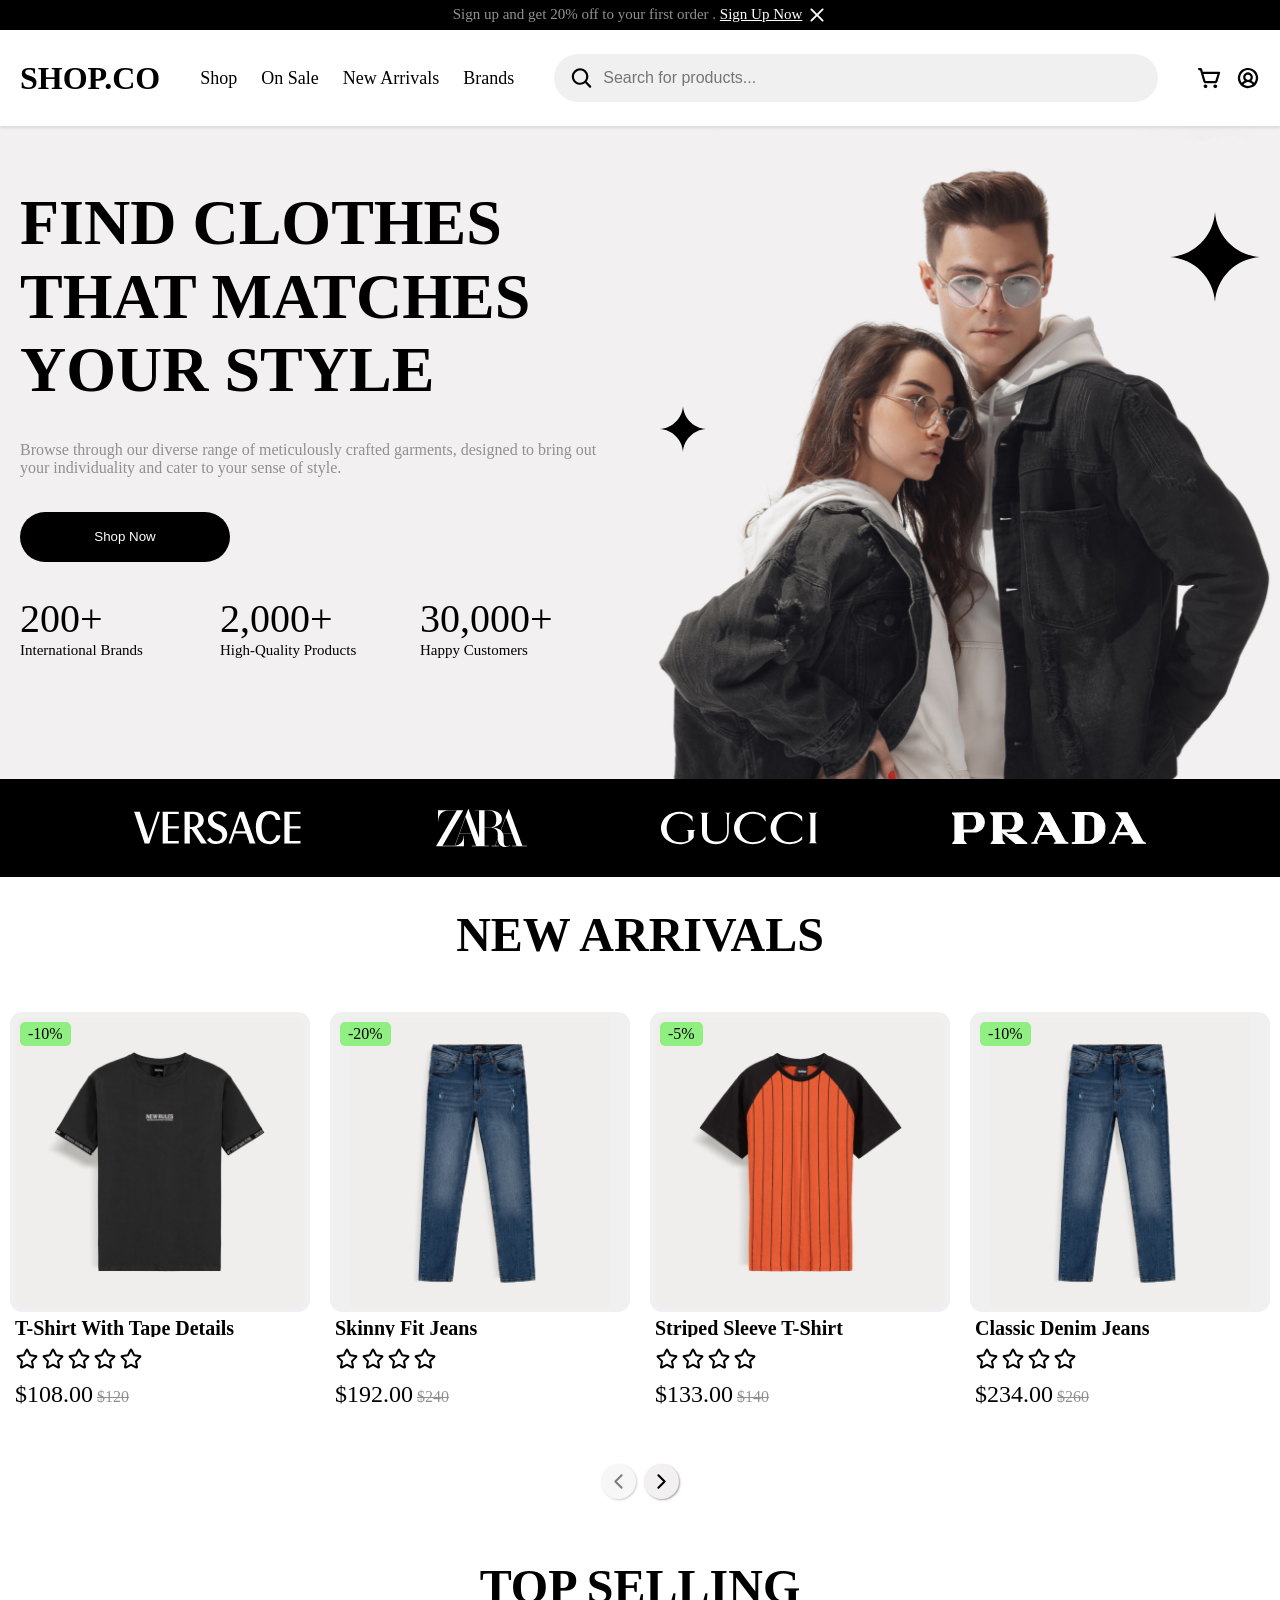
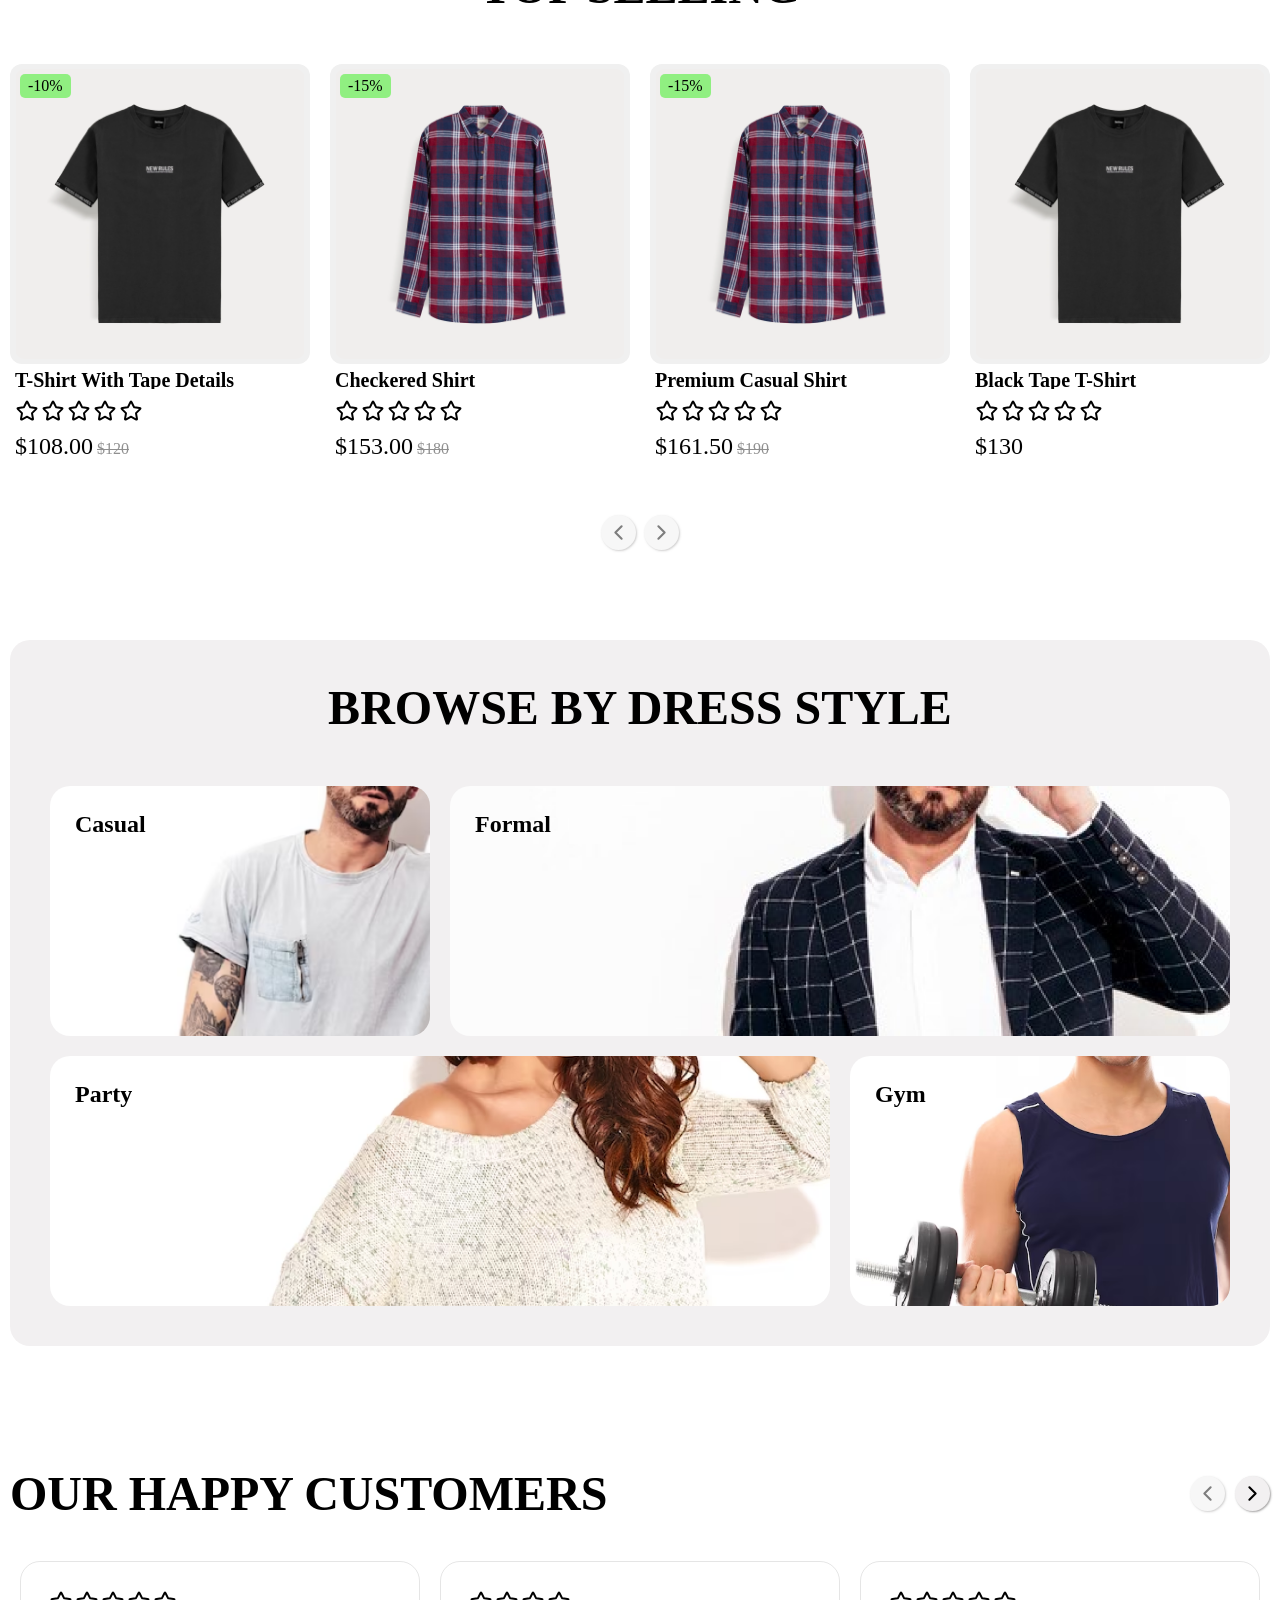
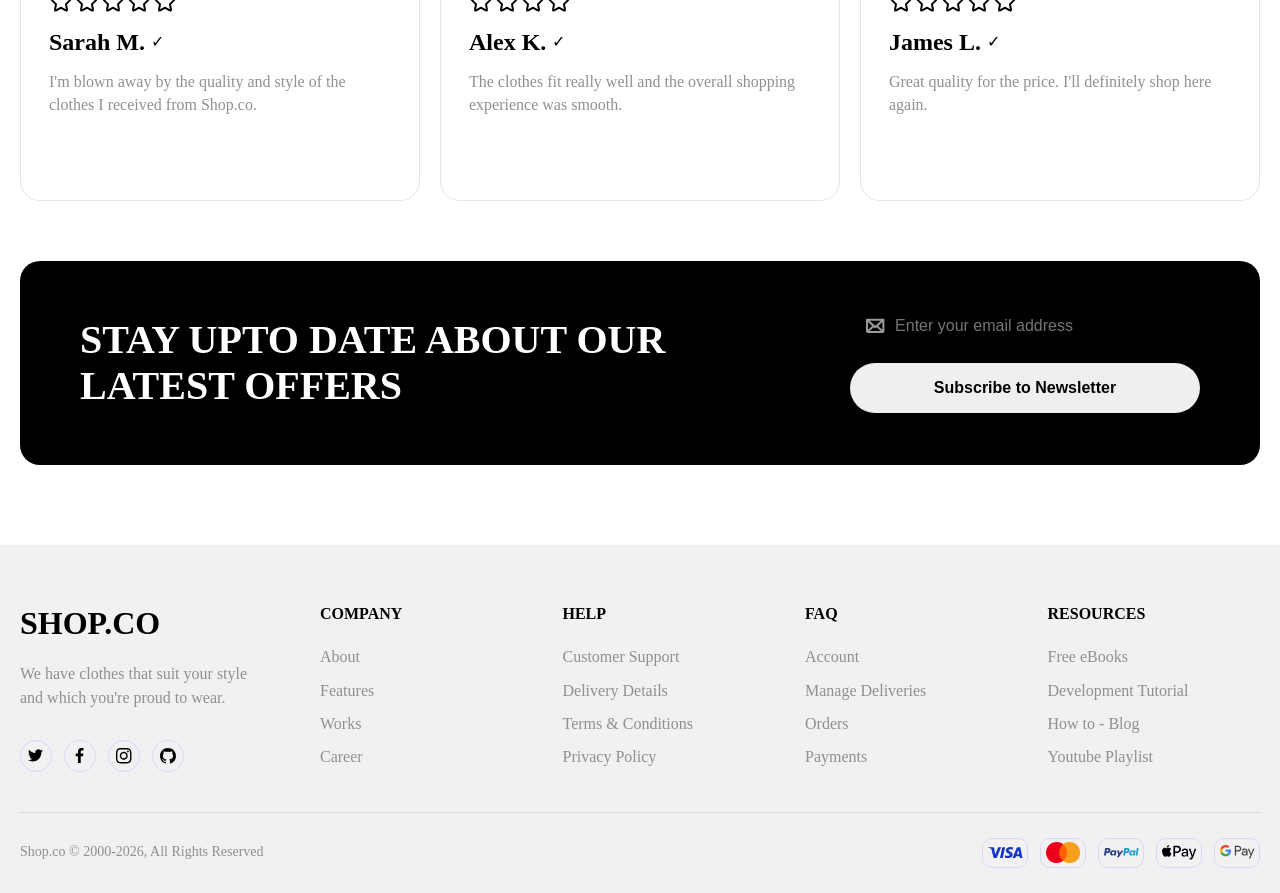
<file: index.html>
<!DOCTYPE html>
<html lang="en">

<head>
    <meta charset="UTF-8">
    <meta name="viewport" content="width=device-width, initial-scale=1.0">
    <link rel="stylesheet" href="./assets/css/variable.css">
    <link rel="stylesheet" href="./assets/css/style.css">
    <title>shop.co</title>
</head>

<body>
    <header>
        <section class="alertBar">
            <span> Sign up and get 20% off to your first order . <a href="#">Sign Up Now</a></span>
            <button type="button" class="cross-icon-cover">
                <span class="icon" data-icon="Cross" data-icon-path="icons"></span>
            </button>
        </section>
        <section class="header">
            <label for="nav-control" class="nav-control-label">
                <div></div>
                <div></div>
                <div></div>
            </label>
            <div class="logo">SHOP.CO</div>
            <input type="checkbox" id="nav-control" class="nav-control-checkbox">

            <nav id="navigation-links">
                <a href="./pages/Shop.html">Shop</a>
                <a href="#">On Sale</a>
                <a href="#">New Arrivals</a>
                <a href="#">Brands</a>
            </nav>

            <div class="head-tool">
                <div class="search-console">
                    <button type="button" class="icon-search">
                        <span class="icon" data-icon="search" data-icon-path="icons"></span>
                    </button>
                    <input type="search" id="head-search" placeholder="Search for products...">
                </div>
                <div class="cart-and-prof-cover">
                    <button type="button" class="head-cart">
                        <span class="icon" data-icon="cart" data-icon-path="icons"></span>
                    </button>
                    <button type="button" class="head-prof">
                        <span class="icon" data-icon="prof" data-icon-path="icons"></span>
                    </button>
                </div>
            </div>

        </section>
    </header>
    <!-- main -->
    <main>
        <section class="hero">
            <div class="max-width-cover">
                <div class="info">
                    <div class="hero-bold-text">FIND CLOTHES THAT MATCHES YOUR STYLE</div>
                    <div class="hero-description">
                        <p>Browse through our diverse range of meticulously crafted garments, designed to bring out your
                            individuality and cater to your sense of style.</p>
                    </div>
                    <div>
                        <button class="hero-btn-shop-now">Shop Now</button>
                    </div>
                    <div class="key-features-cover">
                        <div><span>200+</span><small>International Brands</small></div>
                        <div><span>2,000+</span><small>High-Quality Products</small></div>
                        <div><span>30,000+</span><small>Happy Customers</small></div>
                    </div>
                </div>
                <div class="hero-image">
                    <span class="icon obj-star-1" data-icon="star" data-icon-path="vector"></span>
                    <span class="icon obj-star-2" data-icon="star" data-icon-path="vector"></span>
                    <img src="./assets/imgs/layout/heroimage.png" alt="Model image for the outfit set">
                </div>
            </div>
        </section>
        <section class="companies">
            <span class="icon  obj-versace" data-icon="versace" data-icon-path="vector"></span>
            <span class="icon obj-zara" data-icon="zara" data-icon-path="vector"></span>
            <span class="icon  obj-gucci" data-icon="gucci" data-icon-path="vector"></span>
            <span class="icon  obj-prada" data-icon="prada" data-icon-path="vector"></span>
        </section>
        <!-- NEW ARRIVALS -->
        <section class="product-section new-arrivals" id="new-arrivals">
            <div class="product-section-container">

                <h2 class="product-section-title">NEW ARRIVALS</h2>

                <div class="slider-wrapper">
                    <div class="slider-viewport">
                        <ul class="slider-track" data-product-list="new-arrivals">
                        </ul>
                    </div>
                </div>

                <div class="slider-btn-container">
                    <button type="button" class="slider-arrow slider-arrow-prev" aria-label="previous products">
                        <span class="icon" data-icon="arrowL" data-icon-path="icons"></span>
                    </button>
                    <button type="button" class="slider-arrow slider-arrow-next" aria-label="next products">
                        <span class="icon" data-icon="arrowR" data-icon-path="icons"></span>
                    </button>
                </div>

            </div>
        </section>

        <!--top selling  -->
        <section class="product-section top-selling" id="top-selling">
            <div class="product-section-container">

                <h2 class="product-section-title">TOP SELLING</h2>

                <div class="slider-wrapper">
                    <div class="slider-viewport">
                        <ul class="slider-track" data-product-list="top-selling">
                        </ul>
                    </div>
                </div>

                <div class="slider-btn-container">
                    <button type="button" class="slider-arrow slider-arrow-prev" aria-label="previous products">
                        <span class="icon" data-icon="arrowL" data-icon-path="icons"></span>
                    </button>
                    <button type="button" class="slider-arrow slider-arrow-next" aria-label="next products">
                        <span class="icon" data-icon="arrowR" data-icon-path="icons"></span>
                    </button>
                </div>
            </div>
        </section>

        <!-- BROWSE BY dress STYLE -->
        <section class="dress-style-section" id="style-section">
            <div class="dress-style-container">
                <h2 class="dress-style-title"> BROWSE BY DRESS STYLE</h2>
                <div class="dress-style-grid">
                    <a class="dress-style-card dress-style-card--casual" href="#">
                        <h3>Casual</h3>
                    </a>

                    <a class="dress-style-card dress-style-card--formal" href="#">
                        <h3>Formal</h3>
                    </a>

                    <a class="dress-style-card dress-style-card--party" href="#">
                        <h3>Party</h3>
                    </a>

                    <a class="dress-style-card dress-style-card--gym" href="#">
                        <h3>Gym</h3>
                    </a>

                </div>
            </div>
        </section>

        <!-- Customer Reviews -->
        <section class="reviews-section" id="reviews">
            <div class="reviews-container">

                <div class="reviews-header">
                    <h2 class="reviews-title">OUR HAPPY CUSTOMERS</h2>

                    <div class="reviews-controls">
                        <button type="button" class="slider-arrow reviews-arrow reviews-arrow-prev"
                            aria-label="Previous reviews">
                            <span class="icon" data-icon="arrowL" data-icon-path="icons"></span>
                        </button>

                        <button type="button" class="slider-arrow reviews-arrow reviews-arrow-next"
                            aria-label="Next reviews">
                            <span class="icon" data-icon="arrowR" data-icon-path="icons"></span>
                        </button>
                    </div>
                </div>

                <div class="reviews-viewport">
                    <ul class="reviews-track" data-review-list></ul>
                </div>

            </div>
        </section>

        <!-- Newsletter -->
        <section class="newsletter-section">
            <div class="newsletter-container">

                <h2 class="newsletter-title">
                    STAY UPTO DATE ABOUT OUR LATEST OFFERS
                </h2>

                <form class="newsletter-form" novalidate>

                    <div class="newsletter-input-wrapper">
                        <span class="icon" data-icon="email" data-icon-path="icons"></span>
                        <input type="email" placeholder="Enter your email address" required>
                    </div>

                    <button type="submit" class="newsletter-button">
                        Subscribe to Newsletter
                    </button>

                    <p class="newsletter-message"></p>
                </form>
            </div>
        </section>
    </main>
    <footer class="footer">

        <div class="footer-container">

            <div class="footer-brand">
                <div class="footer-logo">
                    SHOP.CO
                </div>

                <p>
                    We have clothes that suit your style and which you're proud to wear.
                </p>

                <div class="footer-socials">
                    <a href="#">
                        <span class="icon" data-icon="twitter" data-icon-path="icons"></span>
                    </a>

                    <a href="#">
                        <span class="icon" data-icon="facebook" data-icon-path="icons"></span>
                    </a>

                    <a href="#">
                        <span class="icon" data-icon="instagram" data-icon-path="icons"></span>
                    </a>
                    <a href="#">
                        <span class="icon" data-icon="github" data-icon-path="icons"></span>
                    </a>
                </div>
            </div>


            <div class="footer-links">

                <div class="footer-column">
                    <h3>COMPANY</h3>

                    <a href="#">About</a>
                    <a href="#">Features</a>
                    <a href="#">Works</a>
                    <a href="#">Career</a>
                </div>


                <div class="footer-column">
                    <h3>HELP</h3>

                    <a href="#">Customer Support</a>
                    <a href="#">Delivery Details</a>
                    <a href="#">Terms & Conditions</a>
                    <a href="#">Privacy Policy</a>
                </div>


                <div class="footer-column">
                    <h3>FAQ</h3>

                    <a href="#">Account</a>
                    <a href="#">Manage Deliveries</a>
                    <a href="#">Orders</a>
                    <a href="#">Payments</a>
                </div>


                <div class="footer-column">
                    <h3>RESOURCES</h3>

                    <a href="#">Free eBooks</a>
                    <a href="#">Development Tutorial</a>
                    <a href="#">How to - Blog</a>
                    <a href="#">Youtube Playlist</a>
                </div>

            </div>

        </div>


        <div class="footer-bottom">

            <p>
                Shop.co &copy; 2000-2026, All Rights Reserved
            </p>

            <div class="payment-methods">
                <a href="#">
                    <span class="icon" data-icon="visa" data-icon-path="icons"></span>
                </a>
                <a href="#">
                    <span class="icon" data-icon="mastercard" data-icon-path="icons"></span>
                </a>
                <a href="#">
                    <span class="icon" data-icon="paypal" data-icon-path="icons"></span>
                </a>
                <a href="#">
                    <span class="icon" data-icon="iphonpay" data-icon-path="icons"></span>
                </a>
                <a href="#">
                    <span class="icon" data-icon="gpay" data-icon-path="icons"></span>
                </a>
            </div>

        </div>

    </footer>

    <script type="module" src="./assets/js/app.js"></script>
</body>

</html>
</file>
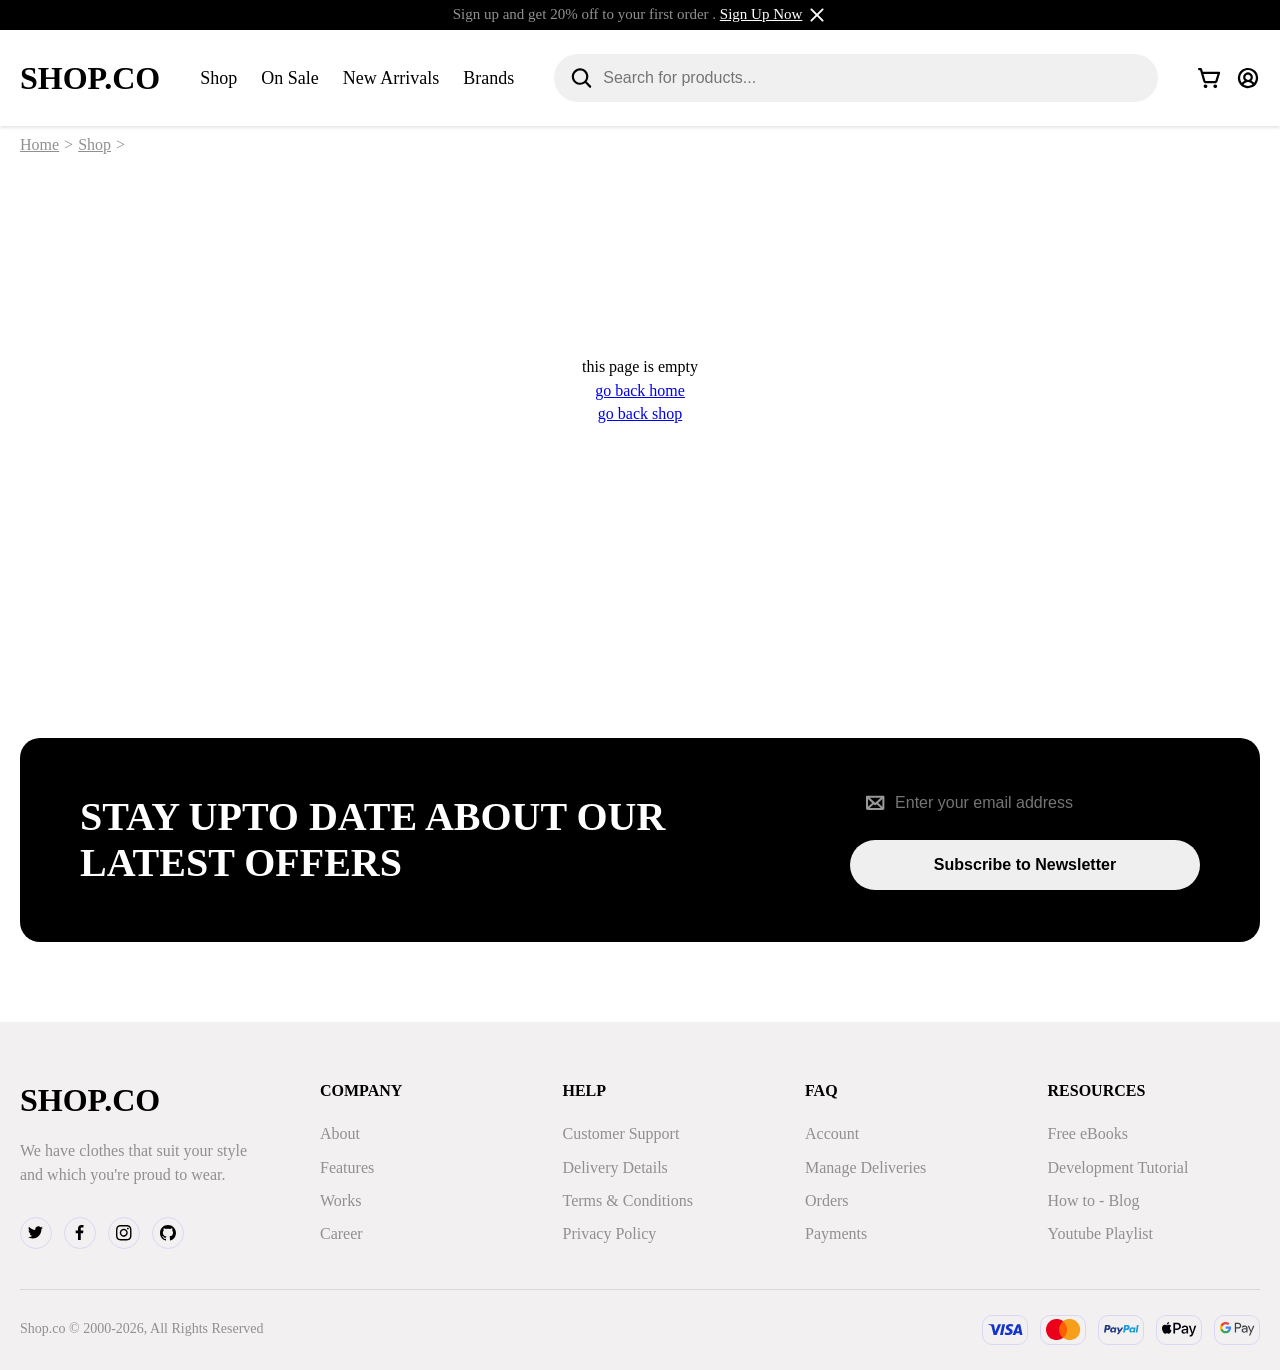
<file: pages/product.html>
<!DOCTYPE html>
<html lang="en">
<head>
    <meta charset="UTF-8">
    <meta name="viewport" content="width=device-width, initial-scale=1.0">
    <link rel="stylesheet" href="../assets/css/variable.css">
    <link rel="stylesheet" href="../assets/css/style.css">
    <link rel="stylesheet" href="../assets/css/product.css">
    <title>Product - SHOP.CO</title>
</head>
<body>
    <header></header>

    <main>
        <nav class="breadcrumb">
            <a href="../index.html">Home</a>
            <span class="breadcrumb-arrow">></span>
            <a href="Shop.html">Shop</a>
            <span class="breadcrumb-arrow">></span>
            <span class="breadcrumb-current" id="product-breadcrumb"></span>
        </nav>

        <div class="product-detail" id="product-detail">
            <!-- محتوای محصول با JS اینجا رندر میشه -->
        </div>

        <section class="reviews-section">
            <!-- ریویوها -->
        </section>
    </main>

    <section class="newsletter-section"></section>
    <footer class="footer"></footer>

    <script type="module" src="../assets/js/pages/product.js"></script>
</body>
</html>
</file>
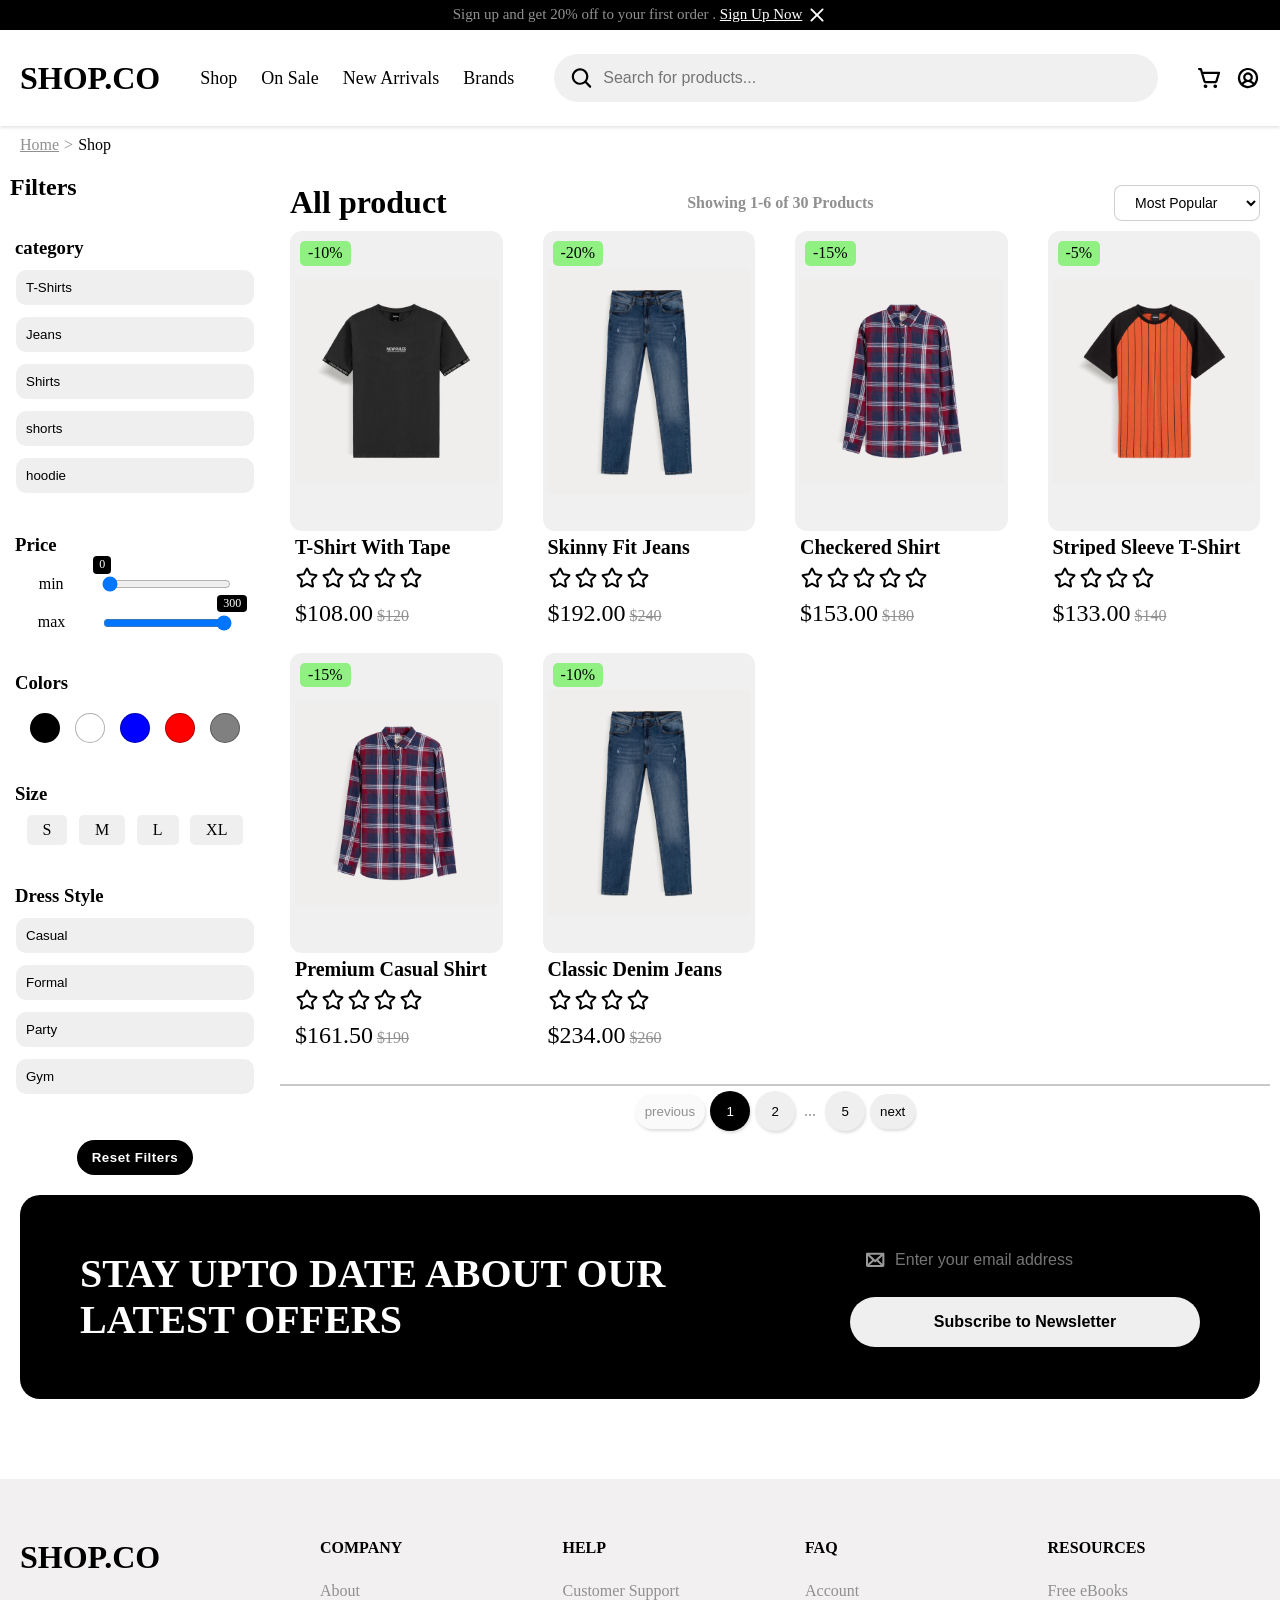
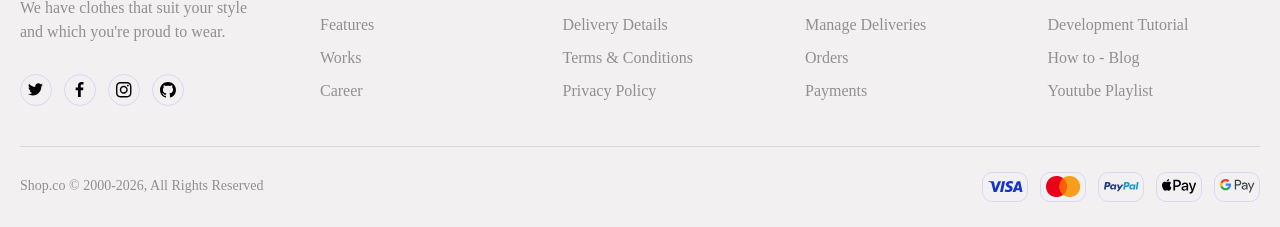
<file: pages/Shop.html>
<!DOCTYPE html>
<html lang="en">

<head>
    <meta charset="UTF-8">
    <meta name="viewport" content="width=device-width, initial-scale=1.0">
    <link rel="stylesheet" href="../assets/css/variable.css">
    <link rel="stylesheet" href="../assets/css/style.css">
    <link rel="stylesheet" href="../assets/css/shop.css">
    <title>shop - SHOP.CO</title>
</head>

<body>
    <header></header>
    <main>
        <nav class="breadcrumb">
            <a href="../index.html">Home</a>
            <span class="breadcrumb-arrow"> > </span>
            <span class="breadcrumb-current"> Shop</span>
        </nav>

        <div class="shop-layout">
            <div class="mobile-filter-btn-cover">
                <button id="mobile-filter-btn" class="mobile-filter-btn" type="button">
                    Filters
                </button>
            </div>
            <div class="filter-overlay"></div>
            <aside class="filters-sidebar">
                <div class="filter-close-btn-cover">

                    <button class="filter-close-btn" type="button"> X </button>
                </div>
                <h2>Filters</h2>
                <!-- category -->
                <div class="filter-group">
                    <h3>category</h3>
                    <ul class="filter-list" id="category-filter">
                        <li><button type="button" data-category="t-shirts">T-Shirts</button></li>
                        <li><button type="button" data-category="jeans">Jeans</button></li>
                        <li><button type="button" data-category="shirts">Shirts</button></li>
                        <li><button type="button" data-category="shorts">shorts</button></li>
                        <li><button type="button" data-category="hoodies">hoodie</button></li>
                    </ul>
                </div>
                <!-- price -->
                <div class="filter-group">
                    <h3>Price</h3>
                    <div class="price-filter">

                        <div class="price-range-row">
                            <div class="range-wrapper">
                                <span class="price-label">min </span>
                                <div class="range-cover">
                                    <input type="range" id="min-price" min="0" max="300" value="0">
                                    <span class="price-tooltip" id="min-price-tooltip">0</span>
                                </div>

                            </div>
                        </div>

                        <div class="price-range-row">
                            <div class="range-wrapper">
                                <span class="price-label">max </span>
                                <div class="range-cover">
                                    <input type="range" id="max-price" min="0" max="300" value="300">
                                    <span class="price-tooltip" id="max-price-tooltip">300</span>
                                </div>
                            </div>
                        </div>

                    </div>
                </div>
                <!-- colors -->
                <div class="filter-group">
                    <h3>Colors</h3>
                    <div class="color-filter-list" id="color-filter">
                        <label class="color-swatch">
                            <input type="checkbox" value="black" hidden>
                            <span style="background-color: black;"></span>
                        </label>
                        <label class="color-swatch">
                            <input type="checkbox" value="white" hidden>
                            <span style="background-color: white;"></span>
                        </label>
                        <label class="color-swatch">
                            <input type="checkbox" value="blue" hidden>
                            <span style="background-color: blue;"></span>
                        </label>
                        <label class="color-swatch">
                            <input type="checkbox" value="red" hidden>
                            <span style="background-color: red;"></span>
                        </label>
                        <label class="color-swatch">
                            <input type="checkbox" value="gray" hidden>
                            <span style="background-color: gray;"></span>
                        </label>
                    </div>
                </div>
                <!-- size -->
                <div class="filter-group">
                    <h3>Size</h3>
                    <div class="size-filter-list" id="size-filter">
                        <label class="size-swatch"><input type="checkbox" value="S" hidden><span>S</span></label>
                        <label class="size-swatch"><input type="checkbox" value="M" hidden><span>M</span></label>
                        <label class="size-swatch"><input type="checkbox" value="L" hidden><span>L</span></label>
                        <label class="size-swatch"><input type="checkbox" value="XL" hidden><span>XL</span></label>
                    </div>
                </div>
                <!-- styles -->
                <div class="filter-group">
                    <h3>Dress Style</h3>
                    <ul class="filter-list" id="style-filter">
                        <li><button type="button" data-style="casual">Casual</button></li>
                        <li><button type="button" data-style="formal">Formal</button></li>
                        <li><button type="button" data-style="party">Party</button></li>
                        <li><button type="button" data-style="gym">Gym</button></li>
                    </ul>
                </div>
                <!-- reset button -->
                <div class="control-filters-cover">

                    <button type="button" id="reset-filters-btn">Reset Filters</button>
                </div>
            </aside>
            <!-- products -->
            <div class="product-area">
                <div class="products-area-header">
                    <!-- title / x-y of total Items / sort / -->
                    <h1 class="product-title">All product</h1>
                    <div class="product-count-cover">
                        <span id="product-count"></span>
                    </div>
                    <div class="select-sort-products-cover">
                        <select name="" id="" class="sort-select">
                            <option value="popular">Most Popular</option>
                            <option value="low-price">Lowest Price</option>
                            <option value="high-price">Highest Price</option>
                            <option value="high-rating">Highest Rating</option>
                        </select>
                    </div>
                </div>
                <div class="products-grid" id="products-grid"></div>
                <div class="pagination" id="pagination"></div>
            </div>
        </div>
        <!--newsletter  -->
        <section class="newsletter-section"></section>
    </main>
    <footer class="footer"></footer>

    <script type="module" src="../assets/js/pages/shop.js"></script>
</body>

</html>
</file>
<file: assets/css/variable.css>
:root {
  /* background colors */
  --bg-primary: #ffffff;
  --bg-secondary: #f2f0f1;
  --bg-cards-h: #f0eeed;
  --bg-cards-l: #f0f0f0;
  --bg-cards-lighter:  #00000010;
  --bg-black: #000000;

  --overlay-color: #00000080; 

  --shado-black:#0000001a;
  --shado-gray-liter: rgb(222, 222, 222);;

  --bor-blk-liter: #00000036;
  /* text colors */
  --txt-primary: #000;
  --txt-secondary: #909090;
  --txt-white: #ffffff;

  /* accent */
  --green-phosphory:#33f11680;
  --validation-color:#33f11680;

  /* layout */
  --header-height: 126px;
  --header-height-mobile: 100px;
}
</file>
<file: assets/css/style.css>
* {
  padding: 0;
  margin: 0;
  box-sizing: border-box;
}
@view-transition {
  navigation: auto;
}
.logo {
  font-size: x-large;
  & a {
    text-decoration: none;
    color: var(--txt-primary);
    &:hover {
      color: var(--txt-secondary);
    }
  }
}

button {
  cursor: pointer;
}

body {
  overflow-x: hidden;
  display: flex;
  flex-direction: column;
  align-items: center;
  font-family: Cambria, Cochin, Georgia, Times, "Times New Roman", serif;
  line-height: 1.15;
}

ul {
  list-style: none;
}
.icon svg {
  width: 100%;
  height: 100%;
  display: block;
}
header {
  width: 100%;
  display: flex;
  flex-direction: column;
  align-items: center;
  position: fixed;
  top: 0px;
  left: 0;
  right: 0;
  z-index: 2;
  background-color: var(--bg-primary);
  box-shadow: 0px 2px 3px var(--shado-black);
}
.alertBar {
  width: 100%;
  height: 30px;
  background-color: var(--bg-black);
  display: flex;
  align-items: center;
  justify-content: center;
  gap: 5px;
  color: var(--txt-secondary);
  font-size: clamp(12px, 2vw, 15px);

  & a {
    color: var(--txt-white);
  }

  & button {
    width: 20px;
    height: 20px;
    background-color: transparent;
    border: none;
    & object {
      pointer-events: none;
    }
  }
}
/*
---------------------------------------------------------------------------- Header
 */
.header {
  width: 100%;
  height: 96px;
  padding-inline: 20px;
  position: relative;
  display: flex;
  justify-content: space-between;
  align-items: center;
  max-width: 1320px;
  flex-wrap: wrap;
}
.logo {
  font-size: clamp(25px, 4vw, 32px);
  font-weight: 700;
  font-family: Cambria, Cochin, Georgia, Times, "Times New Roman", serif;
}
#navigation-links {
  display: flex;
  align-items: center;
  gap: 24px;
  font-size: clamp(10px, 4vw, 18px);
  font-weight: lighter;
  margin-inline: 40px;

  & a {
    text-decoration: none;
    color: var(--txt-primary);
  }
}

.nav-control-checkbox {
  display: none;
}
.nav-control-label {
  display: none;
}
.nav-control-label div {
  transition: 0.3s ease;
}

@media (max-width: 768px) {
  .header {
    height: 70px;
  }
  .logo {
    flex: 1 1 0%;
    padding-inline-start: 20px;
  }
  #navigation-links {
    position: absolute;
    z-index: 1000;
    top: 70px;
    inset-inline-start: 0;
    height: calc(100dvh - 70px);
    flex-direction: column;
    margin-inline: 0;
    width: 60%;
    background-color: var(--bg-cards-l);
    padding: 10px;
    border: 1px solid #0000001a;
    transform: translateX(-100%);
    display: none;

    transition: transform 0.5s ease-in-out;

    & a {
      padding: 15px;
      width: 100%;
      border-radius: 10px;
      border: 1px solid #0000001a;
      &:hover {
        cursor: pointer;
        background-color: #0000001a;
      }
    }
  }
  .nav-control-label {
    width: 20px;
    height: 12px;
    cursor: pointer;
    position: relative;
    display: block;

    & div {
      width: 100%;
      height: 3px;
      background-color: black;
      position: absolute;
      transform: translateY(-50%);
      border-radius: 5px;
      &:nth-child(1) {
        top: 0;
      }
      &:nth-child(2) {
        top: 50%;
      }
      &:nth-child(3) {
        top: 100%;
      }
    }
  }

  .nav-control-checkbox:checked ~ #navigation-links {
    transform: translateX(0);
    display: flex;
  }

  .nav-control-checkbox:checked ~ .nav-control-label {
    & div:nth-child(1) {
      top: 50%;
      transform: translateY(-50%) rotate(45deg);
    }
    & div:nth-child(2) {
      opacity: 0;
    }
    & div:nth-child(3) {
      top: 50%;
      transform: translateY(-50%) rotate(-45deg);
    }
  }
}
.head-tool {
  flex: 1 1 0%;
  display: flex;
  align-items: center;
  justify-content: space-between;
}
@media (max-width: 768px) {
  .head-tool {
    flex: none;
    gap: 20px;
  }
}
.search-console {
  padding: 12px;
  padding-inline: 16px;
  border-radius: 50px;
  background-color: var(--bg-cards-l);
  display: flex;
  align-items: center;
  flex: 1 1 0%;

  & input {
    border: none;
    background-color: transparent;
    padding-inline-start: 10px;
    outline: none;
    width: 100%;
    height: 100%;
    font-size: clamp(10px, 4vw, 16px);
  }
}
@media (max-width: 768px) {
  .search-console {
    background-color: transparent;
    flex: none;
    padding: 0px;
  }
  .search-console input {
    display: none;
  }
}
.icon-search {
  width: 24px;
  height: 24px;
  background-color: transparent;
  border: none;
  & object {
    pointer-events: none;
    opacity: 0.4;
  }
}
@media (max-width: 768px) {
  .icon-search object {
    opacity: 1;
  }
}
.cart-and-prof-cover {
  display: flex;
  align-items: center;
  justify-content: center;
  gap: 14px;
  margin-inline-start: 40px;
}

@media (max-width: 768px) {
  .cart-and-prof-cover {
    margin-inline-start: 0;
  }
}

.head-cart,
.head-prof {
  width: 24px;
  height: 24px;
  background-color: transparent;
  border: none;
  & object {
    pointer-events: none;
  }
}
/*
---------------------------------------------------------------------------- breadcrumb
 */
.breadcrumb {
  padding: 10px 20px;
  width: 100%;
  max-width: 1320px;
  display: flex;
  align-items: center;
  color: var(--txt-secondary);

  & a {
    color: var(--txt-secondary);
    text-decoration: underline;
  }
}
.breadcrumb-current {
  color: var(--txt-primary);
}
.breadcrumb-arrow {
  margin-inline: 5px;
}
/*
---------------------------------------------------------------------------- main
 */

main {
  width: 100%;
  display: flex;
  flex-direction: column;
  align-items: center;
  margin-top: var(--header-height);
}
@media (max-width: 768px) {
  main {
    margin-top: var(--header-height-mobile);
  }
}
.hero {
  width: 100%;
  display: flex;
  justify-content: center;
  overflow: hidden;
  background-color: var(--bg-secondary);
}
.max-width-cover {
  display: grid;
  grid-template-columns: 1fr 1fr;
  grid-template-areas: "info heroImage";
  width: 100%;
  max-width: 1320px;
  height: 100%;
}
@media (max-width: 768px) {
  .max-width-cover {
    grid-template-columns: 1fr;
    grid-template-areas: "heroImage" "info";
  }
}
.info {
  grid-area: info;
  padding-top: 60px;
  padding-bottom: 120px;
  display: flex;
  flex-direction: column;
  justify-content: space-between;
  padding-inline: 20px;
  & div {
    width: 100%;
  }
}
.hero-bold-text {
  font-size: clamp(20px, 5vw, 64px);
  font-weight: bold;
}
.hero-description {
  font-size: clamp(10px, 4vw, 16px);
  color: var(--txt-secondary);
}

.hero-btn-shop-now {
  width: 210px;
  height: 50px;
  border-radius: 60px;
  color: var(--txt-white);
  background-color: var(--bg-black);
  border: none;
}

.key-features-cover {
  display: flex;
  align-items: center;
  justify-content: space-evenly;

  & div {
    display: flex;
    flex-direction: column;
    font-size: clamp(15px, 5vw, 40px);

    & small {
      font-size: clamp(12px, 4vw, 15px);
    }
  }
}
.hero-image {
  grid-area: heroImage;
  position: relative;

  & img {
    width: 100%;
    height: 100%;
    display: block;
    object-fit: cover;
    object-position: bottom;
    user-select: none;
  }
}
.obj-star-1 {
  position: absolute;
  top: 86px;
  inset-inline-end: 20px;
  width: 90px;
  user-select: none;
}
.obj-star-2 {
  position: absolute;
  top: 280px;
  inset-inline-start: 20px;
  width: 46px;
  user-select: none;
}

@media (min-width: 769px) and (max-width: 1025px) {
  .obj-star-1 {
    inset-inline-end: 20px;
  }

  .obj-star-2 {
    inset-inline-start: 20px;
  }
  .info {
    padding: 20px 10px;
  }
}
@media (max-width: 768px) {
  .info {
    width: 100%;
    padding: 40px 20px;
    gap: 25px;
    justify-content: flex-start;
  }
  .hero-image {
    width: 100%;
    height: auto;
  }
  .hero-bold-text {
    line-height: 1;
  }
  .obj-star-1 {
    width: 60px;
    top: 40px;
    inset-inline-end: 20px;
  }

  .obj-star-2 {
    width: 40px;
    top: 220px;
    inset-inline-start: 20px;
  }
}
@media (max-width: 600px) {
  .key-features-cover {
    display: grid;
    grid-template-columns: repeat(2, 1fr);
    gap: 20px;
    & div:last-child {
      grid-column: span 2;
    }
  }
}

/* 
---------------------------------------------------------------------------- companies 
*/

.companies {
  width: 100%;
  height: auto;
  padding-block: 30px;
  background-color: var(--bg-black);
  display: flex;
  align-items: center;
  justify-content: space-evenly;
  flex-wrap: wrap;
}
/* vectosr */
.obj-versace {
  height: 36px;
  width: 167px;
}
.obj-zara {
  width: 91px;
  height: 38px;
}

.obj-gucci {
  width: 156px;
  height: 36px;
}

.obj-prada {
  width: 194px;
  height: 32px;
}

@media (max-width: 768px) {
  .companies {
    padding-block: 10px;
  }
  .obj-versace {
    width: 100px;
  }
  .obj-zara {
    width: 50px;
  }
  .obj-gucci {
    width: 95px;
  }
  .obj-prada {
    width: 100px;
  }
}
/* 
---------------------------------------------------------------------------- new arrivals 
*/

.product-section {
  width: 100%;
  display: flex;
  justify-content: center;
  padding-block: 30px;
}
.product-section-container {
  width: 100%;
  max-width: 1320px;
  display: flex;
  flex-direction: column;
  align-items: center;
  gap: 50px;
}
.product-section-title {
  font-size: clamp(14px, 4vw, 48px);
  font-weight: bold;
}
/* slider */

.slider-wrapper {
  width: 100%;
  position: relative;
}
.slider-viewport {
  width: 100%;
  overflow: hidden;
}
/* ul */
.slider-track {
  --items-per-view: 4;

  width: 100%;
  display: flex;
  align-items: center;
  justify-content: flex-start;
  padding: 0;
  margin: 0;
  list-style: none;
  transition: transform 0.5s ease-in-out;
}

/* tablet */
@media (max-width: 900px) {
  .slider-track {
    --items-per-view: 2;
  }
}
/* mobile */
@media (max-width: 600px) {
  .slider-track {
    --items-per-view: 1;
  }
}
/* li */
.product-card {
  flex: 0 0 calc((100% / var(--items-per-view)) - 20px);
  margin: 0 10px;
  box-sizing: border-box;
}
.product-card a {
  text-decoration: none;
  color: inherit;
  display: block;
}
.prd-card-img {
  width: 100%;
  height: 300px;
  padding: 5px;
  overflow: hidden;
  background-color: var(--bg-cards-l);
  border-radius: 12px;
  display: flex;
  align-items: center;
  justify-content: center;
  position: relative;

  & img {
    width: 100%;
    height: 100%;
    border-radius: 10px;
    object-fit: contain;
    object-position: center;
    user-select: none;
  }
}
.discount-badge {
  position: absolute;
  top: 10px;
  inset-inline-start: 10px;
  padding: 3px 8px;
  border-radius: 5px;
  background-color: var(--green-phosphory);
}
.product-info {
  width: 100%;
  padding: 5px;
  display: flex;
  flex-direction: column;
  gap: 10px;
}
.product-name {
  font-weight: bold;
  font-size: clamp(14px, 4vw, 20px);

  height: 20px;
  display: -webkit-box;
  line-clamp: 2;
  -webkit-line-clamp: 2;
  -webkit-box-orient: vertical;
  overflow: hidden;
}
/* استایل ستاره ها */
.stars-container,
.review-rating {
  display: flex;
  align-items: center;
  gap: 2px;
}

.rating-star {
  width: 24px;
  height: 24px;
}

.rating-star object {
  width: 100%;
  height: 100%;
  pointer-events: none;
}

.price {
  font-size: clamp(14px, 4vw, 24px);
}

.old-price {
  color: var(--txt-secondary);
  text-decoration: line-through;
}

/*slider btn */

.slider-btn-container {
  display: flex;
  gap: 8px;
}
.slider-arrow {
  width: 35px;
  height: 35px;
  display: flex;
  align-items: center;
  justify-content: center;
  border: none;
  color: var(--txt-primary);
  cursor: pointer;
  border-radius: 50%;
  background-color: var(--bg-secondary);
  box-shadow: 1px 1px 2px rgba(131, 129, 129, 0.726);
  padding: 5px;
  user-select: none;
  transition: all 0.3s;

  &:hover {
    transform: scale(1.1);
  }
}

.slider-arrow span {
  width: 100%;
  height: 100%;
  pointer-events: none;
}

.slider-arrow:disabled {
  opacity: 0.5;
  cursor: not-allowed;
  background-color: var(--bg-cards-l);
  transform: scale(1);
}
/* 
---------------------------------------------------------------------------- Dress Style
*/
.dress-style-section {
  width: 100%;
  display: flex;
  justify-content: center;
  padding-block: 60px;
}

.dress-style-container {
  width: 100%;
  max-width: 1320px;
  padding: 40px;
  border-radius: 20px;
  background-color: var(--bg-secondary);
}

.dress-style-title {
  text-align: center;
  font-size: clamp(24px, 4vw, 48px);
  font-weight: bold;
  margin-bottom: 50px;
}

.dress-style-grid {
  display: grid;
  grid-template-columns: repeat(3, 1fr);
  gap: 20px;
}

.dress-style-card {
  min-height: 250px;
  border-radius: 20px;
  background-color: white;
  padding: 25px;
  color: var(--txt-primary);
  text-decoration: none;
  background-repeat: no-repeat;
  background-size: cover;
}
.dress-style-card h3 {
  font-size: clamp(20px, 4vw, 24px);
  font-weight: bold;
}
.dress-style-card--formal,
.dress-style-card--party {
  grid-column: span 2;
}

.dress-style-card--casual {
  background-image: url("../imgs/layout/casual-dress-style.png");
  background-position: right center;
}

.dress-style-card--formal {
  background-image: url("../imgs/layout/formal-dress-style.png");
  background-position: center;
}

.dress-style-card--party {
  background-image: url("../imgs/layout/party-dress-style.png");
  background-position: center;
}

.dress-style-card--gym {
  background-image: url("../imgs/layout/gym-dress-style.png");
  background-position: right center;
}

@media (max-width: 1350px) {
  .dress-style-section {
    padding-inline: 10px;
  }
}
@media (max-width: 700px) {
  .dress-style-section {
    padding-block: 30px;
  }
  .dress-style-container {
    padding: 24px;
    border-radius: 16px;
  }
  .dress-style-title {
    margin-bottom: 30px;
  }

  .dress-style-grid {
    grid-template-columns: 1fr;
    gap: 16px;
  }

  .dress-style-card {
    min-height: 190px;
    border-radius: 15px;
    padding: 20px;
  }

  .dress-style-card--formal,
  .dress-style-card--party {
    grid-column: auto;
  }
}

/* 
---------------------------------------------------------------------------- Reviews
*/

.reviews-section {
  width: 100%;
  display: flex;
  justify-content: center;
  padding-block: 60px;
}
.reviews-container {
  width: 100%;
  max-width: 1320px;
}
.reviews-header {
  display: flex;
  align-items: center;
  justify-content: space-between;
  margin-bottom: 40px;
}
.reviews-title {
  font-size: clamp(24px, 4vw, 48px);
  font-weight: bold;
}
.reviews-controls {
  display: flex;
  gap: 10px;
}

.reviews-viewport {
  width: 100%;
  overflow: hidden;
}
.reviews-track {
  --items-per-view: 3;
  display: flex;
  padding: 0;
  margin: 0;
  transition: transform 0.5s ease-in-out;
}

.review-card {
  flex: 0 0 calc((100% / var(--items-per-view)) - 20px);
  margin: 0 10px;
  min-height: 240px;
  padding: 28px;
  border: 1px solid #0000001a;
  border-radius: 20px;
  display: flex;
  flex-direction: column;
  gap: 15px;
}

@media (max-width: 1350px) {
  .reviews-section {
    padding-inline: 10px;
  }
}
@media (max-width: 900px) {
  .reviews-track {
    --items-per-view: 2;
  }
}

@media (max-width: 600px) {
  .reviews-track {
    --items-per-view: 1;
  }
}

.review-customer {
  display: flex;
  align-items: center;
  gap: 6px;
}

.review-customer h3 {
  font-size: clamp(14px, 4vw, 24px);
}

.review-card p {
  color: var(--txt-secondary);
  font-size: 16px;
  line-height: 1.4;
}

/* 
---------------------------------------------------------------------------- Newsletter
*/
.newsletter-section {
  width: 100%;
  display: flex;
  justify-content: center;
  padding-inline: 20px;
}

.newsletter-container {
  width: 100%;
  max-width: 1320px;
  display: flex;
  align-items: center;
  justify-content: space-between;
  gap: 40px;
  padding: 40px 60px;
  border-radius: 20px;
  background-color: var(--bg-black);
}

.newsletter-title {
  max-width: 600px;
  color: var(--txt-white);
  font-size: clamp(24px, 4vw, 40px);
  font-weight: bold;
  user-select: none;
}

.newsletter-form {
  width: min(350px, 100%);
  display: flex;
  flex-direction: column;
  gap: 12px;
}

.newsletter-input-wrapper {
  height: 50px;
  display: flex;
  align-items: center;
  padding-inline: 16px;
  gap: 10px;
  border-radius: 50px;
  background-color: var(--bg-white);
}

.newsletter-input-wrapper span {
  width: 21px;
  height: 16px;
}
.newsletter-input-wrapper input {
  width: 100%;
  border: none;
  outline: none;
  background-color: transparent;
  color: var(--txt-white);
  font-size: 16px;
}

.newsletter-button {
  height: 50px;
  border: none;
  border-radius: 50px;
  color: var(--txt-primary);
  font-size: 16px;
  font-weight: bold;
}

@media (max-width: 700px) {
  .newsletter-container {
    flex-direction: column;
    align-items: stretch;
    padding: 30px 20px;
  }
  .newsletter-form {
    width: 100%;
  }
}

.newsletter-message {
  color: var(--validation-color);
}
/*
---------------------------------------------------------------------------- Footer
*/

.footer {
  width: 100%;
  margin-top: 80px;
  background-color: var(--bg-secondary);
  padding-top: 60px;
  padding-inline: 20px;
}

.footer-container {
  width: 100%;
  max-width: 1320px;
  margin-inline: auto;
  display: flex;
  justify-content: space-between;
  gap: 50px;
}

.footer-brand {
  max-width: 250px;
}

.footer-logo {
  font-size: 32px;
  font-weight: bold;
}

.footer-brand p {
  margin-top: 20px;
  color: var(--txt-secondary);
  line-height: 1.5;
}

.footer-links {
  flex: 1;
  display: grid;
  grid-template-columns: repeat(4, 1fr);
  gap: 30px;
}

.footer-column {
  display: flex;
  flex-direction: column;
  gap: 15px;
}

.footer-column h3 {
  font-size: 16px;
  margin-bottom: 10px;
}

.footer-column a {
  color: var(--txt-secondary);
  text-decoration: none;
}

.footer-socials {
  display: flex;
  gap: 12px;
  margin-top: 30px;
}

.footer-socials a {
  width: 32px;
  height: 32px;
  border-radius: 50%;
  background-color: var(--bg-white);
  display: flex;
  align-items: center;
  justify-content: center;
  border: 1px solid #0000ff1a;
}

.footer-socials span {
  width: 16px;
  height: 16px;
  pointer-events: none;
}

.footer-bottom {
  width: 100%;
  max-width: 1320px;

  margin: 40px auto 0;
  padding: 25px 0;

  border-top: 1px solid rgba(0, 0, 0, 0.1);

  display: flex;
  justify-content: space-between;
  align-items: center;
}

.footer-bottom p {
  color: var(--txt-secondary);
  font-size: 14px;
}

.payment-methods {
  display: flex;
  gap: 12px;
}

.payment-methods a {
  cursor: pointer;
  width: 46px;
  height: 30px;
  background-color: var(--bg-white);
  border: 1px solid #0000ff1a;
  border-radius: 10px;
  display: flex;
  align-items: center;
  justify-content: center;
}
.payment-methods a span {
  width: 35px;
  pointer-events: none;
}

@media (max-width: 900px) {
  .footer-container {
    flex-direction: column;
  }

  .footer-brand {
    max-width: 100%;
  }

  .footer-links {
    grid-template-columns: repeat(2, 1fr);
  }
}
@media (max-width: 500px) {
  .footer {
    padding-inline: 20px;
  }

  .footer-links {
    grid-template-columns: 1fr;
  }

  .footer-bottom {
    flex-direction: column;
    gap: 20px;
    text-align: center;
  }
}
</file>
<file: assets/css/product.css>
.product-detail {
  display: flex;
  gap: 40px;
  width: 100%;
  max-width: 1320px;
  padding: 20px;
  margin: 0 auto;
}

.product-images {
  flex: 1;
}

.product-images img {
  width: 100%;
  border-radius: 12px;
}

.product-info-detail {
  flex: 1;
  display: flex;
  flex-direction: column;
  gap: 10px;
}
.color-options {
  display: flex;
  align-items: center;
  gap: 5px;
}
.color-option {
  width: 25px;
  height: 25px;
  border: 1px solid var(--bor-blk-liter);
  border-radius: 50%;
  position: relative;
  display: flex;
  justify-content: center;
  cursor: pointer;
}
.color-option::after {
  content: "";
  position: absolute;
  width: 0;
  height: 3px;
  border-radius: 9999px;
  background-color: gray;
  bottom: -6px;
  opacity: 0;
  transition: width 0.3s ease;
}

.color-option.active::after {
  width: 15px;
  opacity: 1;
}

.size-options {
  display: flex;
  align-items: center;
  gap: 5px;
}
.size-option {
  padding: 6px;
  border: 1px solid #00000030;
  border-radius: 6px;
  background-color: transparent;
  cursor: pointer;
}

.size-option.active {
  background-color: var(--bg-black);
  color: var(--txt-white);
}
/* quantity-section */

.quantity-section {
  display: flex;
  align-items: center;
  gap: 10px;
  margin-bottom: 5px;

  & button {
    background: none;
    font-family: "Vazirmatn";
    font-size: clamp(10px, 4vw, 15px);
    border: 1px solid var(--bor-blk-liter);
    border-radius: 6px;
    width: 30px;
    transition:
      background-color 0.3s ease,
      color 0.3s ease;

    &:active {
      background-color: var(--bg-black);
      color: var(--txt-white);
    }
  }
}

#add-to-cart-btn {
  width: 160px;
  background-color: var(--bg-black);
  color: var(--txt-white);
  border: none;
  padding: 5px;
  border-radius: 9999px;
}
/* empty-page */

.empty-page {
  width: 100%;
  aspect-ratio: 3/1;
  display: flex;
  flex-direction: column;
  align-items: center;
  justify-content: center;
  gap: 5px;
}
</file>
<file: assets/css/shop.css>
/* .breadcrumb {
  padding: 10px 20px;
  width: 100%;
  max-width: 1320px;
  display: flex;
  align-items: center;
  color: var(--txt-secondary);

  & a {
    color: var(--txt-secondary);
    text-decoration: underline;
  }
}
.breadcrumb-current {
  color: var(--txt-primary);
}
.breadcrumb-arrow {
  margin-inline: 5px;
} */
.shop-layout {
  display: grid;
  grid-template-columns: 250px 1fr;
  grid-template-areas: "filters products";
  gap: 20px;
  width: 100%;
  max-width: 1320px;
  padding: 10px;
}
.mobile-filter-btn-cover {
  display: none;
  justify-content: end;
  position: sticky;
  top: 100px;
  z-index: 1;
}
.mobile-filter-btn {
  grid-area: filter-btn;
  width: 100px;
  padding: 7px 5px;
  border: none;
  border-radius: 9999px;
  background-color: var(--bg-black);
  color: var(--txt-white);
}
.filters-sidebar {
  grid-area: filters;
  display: flex;
  flex-direction: column;
  width: 100%;
  max-width: 250px;
  gap: 30px;
}
.product-area {
  flex: 1;
  grid-area: products;
}
.products-area-header {
  display: flex;
  align-items: center;
  justify-content: space-between;
  padding: 10px;
  flex-wrap: wrap;
}
.product-title {
  font-size: clamp(20px, 5vw, 32px);
}
@media (max-width: 768px) {
  .products-area-header {
    flex-direction: column;
    align-items: start;
    gap: 10px;
  }
  .select-sort-products-cover {
    width: 100%;
    display: flex;
    justify-content: end;
  }
}
/* product grid */
.products-grid {
  display: grid;
  grid-template-columns: repeat(auto-fit, minmax(220px, 1fr));
  gap: 20px;

  list-style: none;
  border-bottom: 2px solid var(--bor-blk-liter);
  padding-bottom: 30px;
}
.filter-overlay {
  position: fixed;
  top: 0;
  right: 0;
  left: 0;
  bottom: 0;
  z-index: 999;
  background-color: var(--overlay-color);
  opacity: 0;
  pointer-events: none;
  transition: opacity 0.3s ease;
}
.filter-close-btn-cover {
  display: flex;
  justify-content: end;
  display: none;
}
.filter-close-btn {
  width: 30px;
  height: 30px;
  border-radius: 50%;
  border: none;
  background-color: var(--bg-black);
  color: var(--txt-white);
  box-shadow: 2px 3px 5px var(--shado-gray-liter);
}
.sort-select {
  padding: 8px 16px;
  border: 1px solid #00000030;
  border-radius: 8px;
  background-color: var(--bg-primary);
  color: var(--txt-primary);
  font-size: 14px;
  cursor: pointer;
  outline: none;
  transition: border-color 0.2s ease;
}

.sort-select:hover {
  border-color: #00000060;
}

.sort-select:focus {
  border-color: var(--bg-black);
}

.empty-state {
  width: 100%;
  display: flex;
  flex-direction: column;
  align-items: center;
  justify-content: center;
  padding: 60px 20px;
  grid-column: 1/-1;
}

/* filters */
.filter-group {
  display: flex;
  flex-direction: column;
  padding: 5px;
}
/* filter list */

.filter-list li {
  width: 100%;
  border-radius: 10px;
  margin-top: 10px;
  border: 1px solid transparent;
}
.filter-list li:hover {
  border-color: var(--bor-blk-liter);
}
.filter-list button {
  width: 100%;
  background-color: var(--bg-cards-lighter);
  border-radius: 10px;
  text-align: start;
  border: none;
  padding-block: 10px;
  padding-inline-start: 10px;
  transition: 0.3s ease;
  position: relative;
}
.filter-list button.active {
  scale: 1.1;
  font-weight: bold;
  padding-inline-start: 15px;
  color: var(--txt-white);
  background-color: var(--bg-black);
}

/* filter color */
.color-filter-list {
  width: 100%;
  display: flex;
  align-items: center;
  justify-content: space-evenly;
  margin-top: 20px;
}
.color-swatch {
  width: 30px;
  height: 30px;
  border-radius: 50%;
  display: flex;
  align-items: center;
  justify-content: center;
  position: relative;
  cursor: pointer;

  & span {
    width: 100%;
    height: 100%;
    border-radius: 50%;
    border: 1px solid #00000050;
    display: flex;
    justify-content: center;
    align-items: center;
    position: relative;
  }
}
.color-swatch span::after {
  content: "";
  position: absolute;
  width: 0;
  height: 3px;
  border-radius: 9999px;
  background-color: gray;
  bottom: -10px;
  opacity: 0;
  transition: width 0.3s ease;
}
.color-swatch input:checked + span::after {
  width: 15px;
  opacity: 1;
}

/* filter size */
.size-filter-list {
  margin-top: 10px;
  display: flex;
  align-items: center;
  justify-content: space-evenly;
}
.size-swatch {
  width: fit-content;
  height: fit-content;
  display: flex;
  align-items: center;
  justify-content: center;
}

.size-swatch span {
  padding-block: 5px;
  padding-inline: 15px;
  border-radius: 5px;
  cursor: pointer;
  background-color: #00000010;
  border: 1px solid transparent;
  transition:
    border 0.3s ease,
    color 0.3s ease,
    background-color 0.3s ease;
  &:hover {
    border-color: var(--bor-blk-liter);
  }
}

.size-swatch input:checked + span {
  background-color: var(--bg-black);
  color: var(--txt-white);
  border-color: var(--bg-black);
}
/* price filter */
.price-range-row {
  width: 100%;
  margin-top: 20px;
}

.range-wrapper {
  width: 100%;
  margin-top: 10px;
  display: flex;
  align-items: center;
  justify-content: space-evenly;
  gap: 15px;
}
.range-cover {
  width: fit-content;
  position: relative;
  display: flex;
  align-items: end;
}
.price-tooltip {
  position: absolute;
  top: -20px;
  transform: translateX(-50%);
  background-color: var(--bg-black);
  color: var(--txt-white);
  padding: 2px 6px;
  border-radius: 4px;
  font-size: 12px;
  white-space: nowrap;
}

/* reset button */
.control-filters-cover {
  width: 100%;
  display: flex;
  align-items: center;
  justify-content: center;
  padding: 10px 5px;
}
#reset-filters-btn {
  padding: 10px 15px;
  border-radius: 9999px;
  border: none;
  background-color: var(--bg-black);
  color: var(--txt-white);
  font-weight: bold;
  letter-spacing: 0.5px;
}
/* pagination  */
.pagination {
  padding: 5px;
  display: flex;
  align-items: center;
  justify-content: center;
  gap: 5px;
  flex-wrap: wrap;

  & button {
    width: 40px;
    height: 40px;
    border: none;
    padding: 10px;
    border-radius: 50%;
    color: var(--txt-primary);
    box-shadow: 1px 2px 3px var(--shado-gray-liter);
    user-select: none;
    display: flex;
    align-items: center;
    justify-content: center;
  }
  & button.active {
    background-color: var(--bg-black);
    color: var(--txt-white);
    border: 1px solid var(--bor-blk-liter);
  }
}
@media (max-width: 768px) {
  .pagination {
    gap: 3px;
  }
  .pagination button {
    padding: 6px 10px;
    font-size: 13px;
  }
}

#prev-page:disabled,
#next-page:disabled {
  color: var(--txt-secondary);
  cursor: not-allowed;
}
#prev-page,
#next-page {
  border-radius: 9999px;
  width: fit-content;
  height: fit-content;
}
.pagination-dots {
  padding: 8px 4px;
  color: var(--txt-secondary);
  user-select: none;
}

.product-count-cover {
  width: 100%;
  flex: 1 1 0%;
  display: flex;
  align-items: center;
  justify-content: center;
  padding: 5px 0px;
}

#product-count {
  color: var(--txt-secondary);
  font-weight: bold;
}

/* media */

@media (max-width: 768px) {
  .shop-layout {
    grid-template-columns: 1fr;
    grid-template-areas: "filter-btn" "products" "filters";
  }
  .mobile-filter-btn-cover {
    display: flex;
    position: sticky;
    top: 105px;
    z-index: 1;
  }

  .filters-sidebar {
    position: fixed;
    left: 0;
    right: 0;
    bottom: 0;
    max-width: 100%;
    max-height: 80dvh;
    background-color: var(--bg-primary);
    border-radius: 20px 20px 0 0;
    border-top: 1px solid var(--bor-blk-liter);
    padding: 20px;
    z-index: 1000;
    overflow-y: auto;
    transform: translateY(100%);
    transition: transform 0.3s ease;
  }
  .filters-sidebar.show {
    transform: translateY(0);
  }

  .filter-overlay.show {
    opacity: 1;
    pointer-events: auto;
  }

  .filter-close-btn-cover {
    display: flex;
  }
  .product-count-cover {
    justify-content: start;
  }
}
</file>
